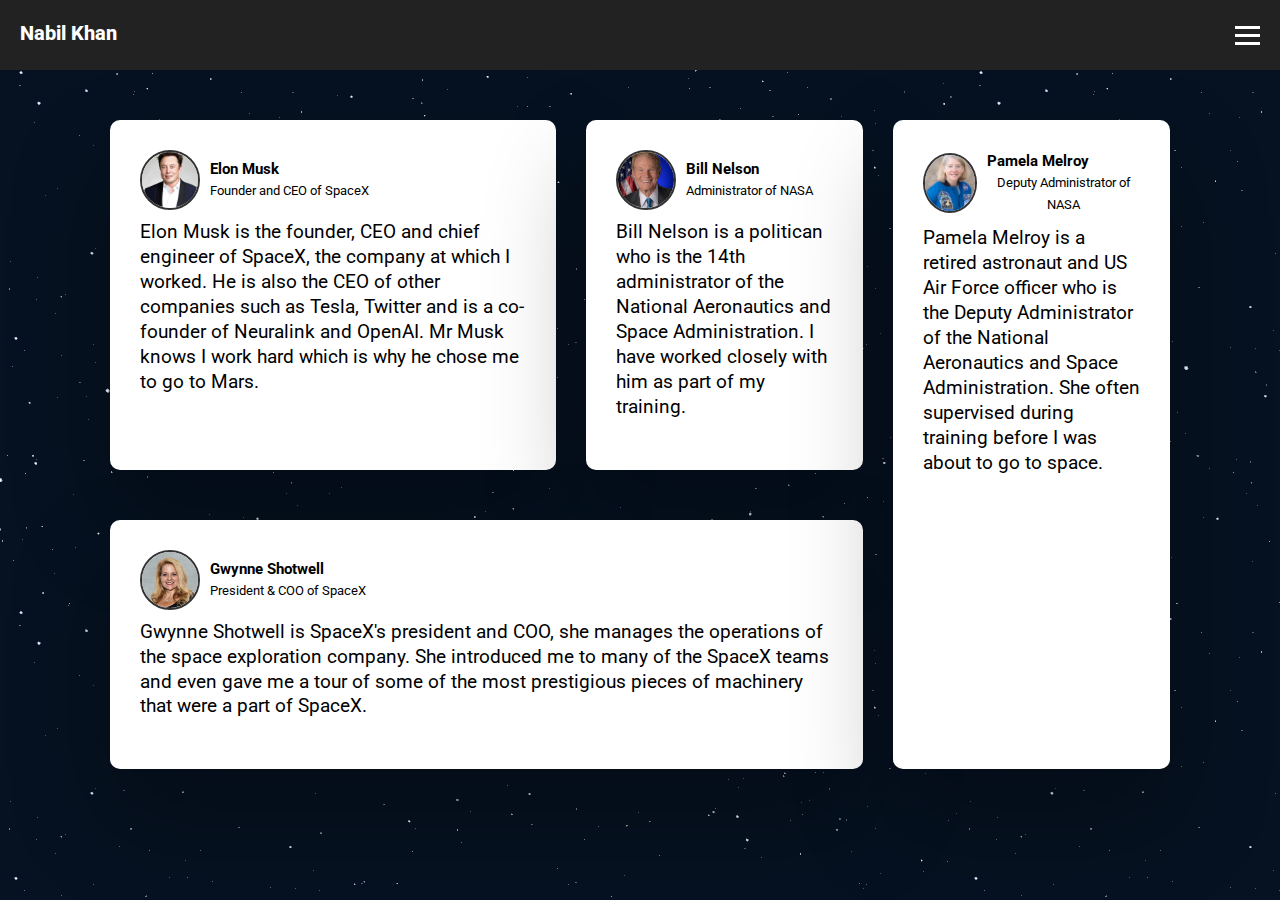
<file: references.html>
<!DOCTYPE html>
<html lang="en">
<head>
    <meta charset="UTF-8">
    <meta http-equiv="X-UA-Compatible" content="IE=edge">
    <meta name="viewport" content="width=device-width, initial-scale=1.0">
    <title>References</title>
    <link rel="stylesheet" href="style.css">
    <link rel="stylesheet" href="nav.css">
    <link rel="stylesheet" href="references.css">
</head>
<body>
    <!-- This is the nav bar, with my name in the top left and then the hamburger
         menu is set up to be on the right with the three options, Home, About
          and References -->
    <!-- I did not write this code below -->
    <header class="header">
        <nav class="nav-bar">
            <div class="logo">
                <a href="index.html">Nabil Khan</a>
            </div>
            <ul class="nav-links">
                <li class="nav-item">
                    <a href="index.html">Home</a>
                </li>
                <li class="nav-item">
                    <a href="about.html">About</a>
                </li>
                <li class="nav-item">
                    <a href="references.html">References</a>
                </li>
            </ul>
            <div class="hamburger">
                <span class="bar"></span>
                <span class="bar"></span>
                <span class="bar"></span>
            </div>
        </nav>
    </header>

    <!-- This div holds all the references which I will be listing on my portfolio,
         it includes their name and their job title, then a short description of how
         I am linked to them. There is an image next to their name and job title.
         The alt tags are for if images do not load. -->
    <!-- I wrote this code below -->
    <div class="references">
        <div class="reference">
            <header class="reference-header">
                <img src="images/elonmusk.jpeg" class="reference-image" alt="Elon Musk">
                <div>
                    <h3>Elon Musk</h3>
                    <p>Founder and CEO of SpaceX</p>
                </div>
            </header>
            <p class="reference-description">
                Elon Musk is the founder, CEO and chief engineer of SpaceX, the company at which I worked. He is also the CEO of other companies such as Tesla, Twitter and is a co-founder of Neuralink and OpenAI. Mr Musk knows I work hard which is why he chose me to go to Mars.
            </p>
        </div>

    <!-- These divs are repeated for each new reference -->
        <!-- next reference -->
        <div class="reference">
            <header class="reference-header">
                <img src="images/billnelson.jpeg" class="reference-image" alt="Bill Nelson">
                <div>
                    <h3>Bill Nelson</h3>
                    <p>Administrator of NASA</p>
                </div>
            </header>
            <p class="reference-description">
                Bill Nelson is a politican who is the 14th administrator of the National Aeronautics and Space Administration. I have worked closely with him as part of my training.
            </p>
        </div>

        <!-- next reference -->
        <div class="reference">
            <header class="reference-header">
                <img src="images/gwynneshotwell.jpeg" class="reference-image" alt="Gwynne Shotwell">
                <div>
                    <h3>Gwynne Shotwell</h3>
                    <p>President & COO of SpaceX</p>
                </div>
            </header>
            <p class="reference-description">
                Gwynne Shotwell is SpaceX's president and COO, she manages the operations of the space exploration company. She introduced me to many of the SpaceX teams and even gave me a tour of some of the most prestigious pieces of machinery that were a part of SpaceX.
            </p>
        </div>

        <!-- next reference -->
        <div class="reference">
            <header class="reference-header">
                <img src="images/pamelamelroy.jpeg" class="reference-image" alt="Pamela Melroy">
                <div>
                    <h3>Pamela Melroy</h3>
                    <p>Deputy Administrator of NASA</p>
                </div>
            </header>
            <p class="reference-description">
                Pamela Melroy is a retired astronaut and US Air Force officer who is the Deputy Administrator of the National Aeronautics and Space Administration. She often supervised during training before I was about to go to space.
            </p>
        </div>
    </div>
    <!-- This closing div belongs to the first div with class references -->
    <script src="index.js"></script>
</body>
</html>
</file>
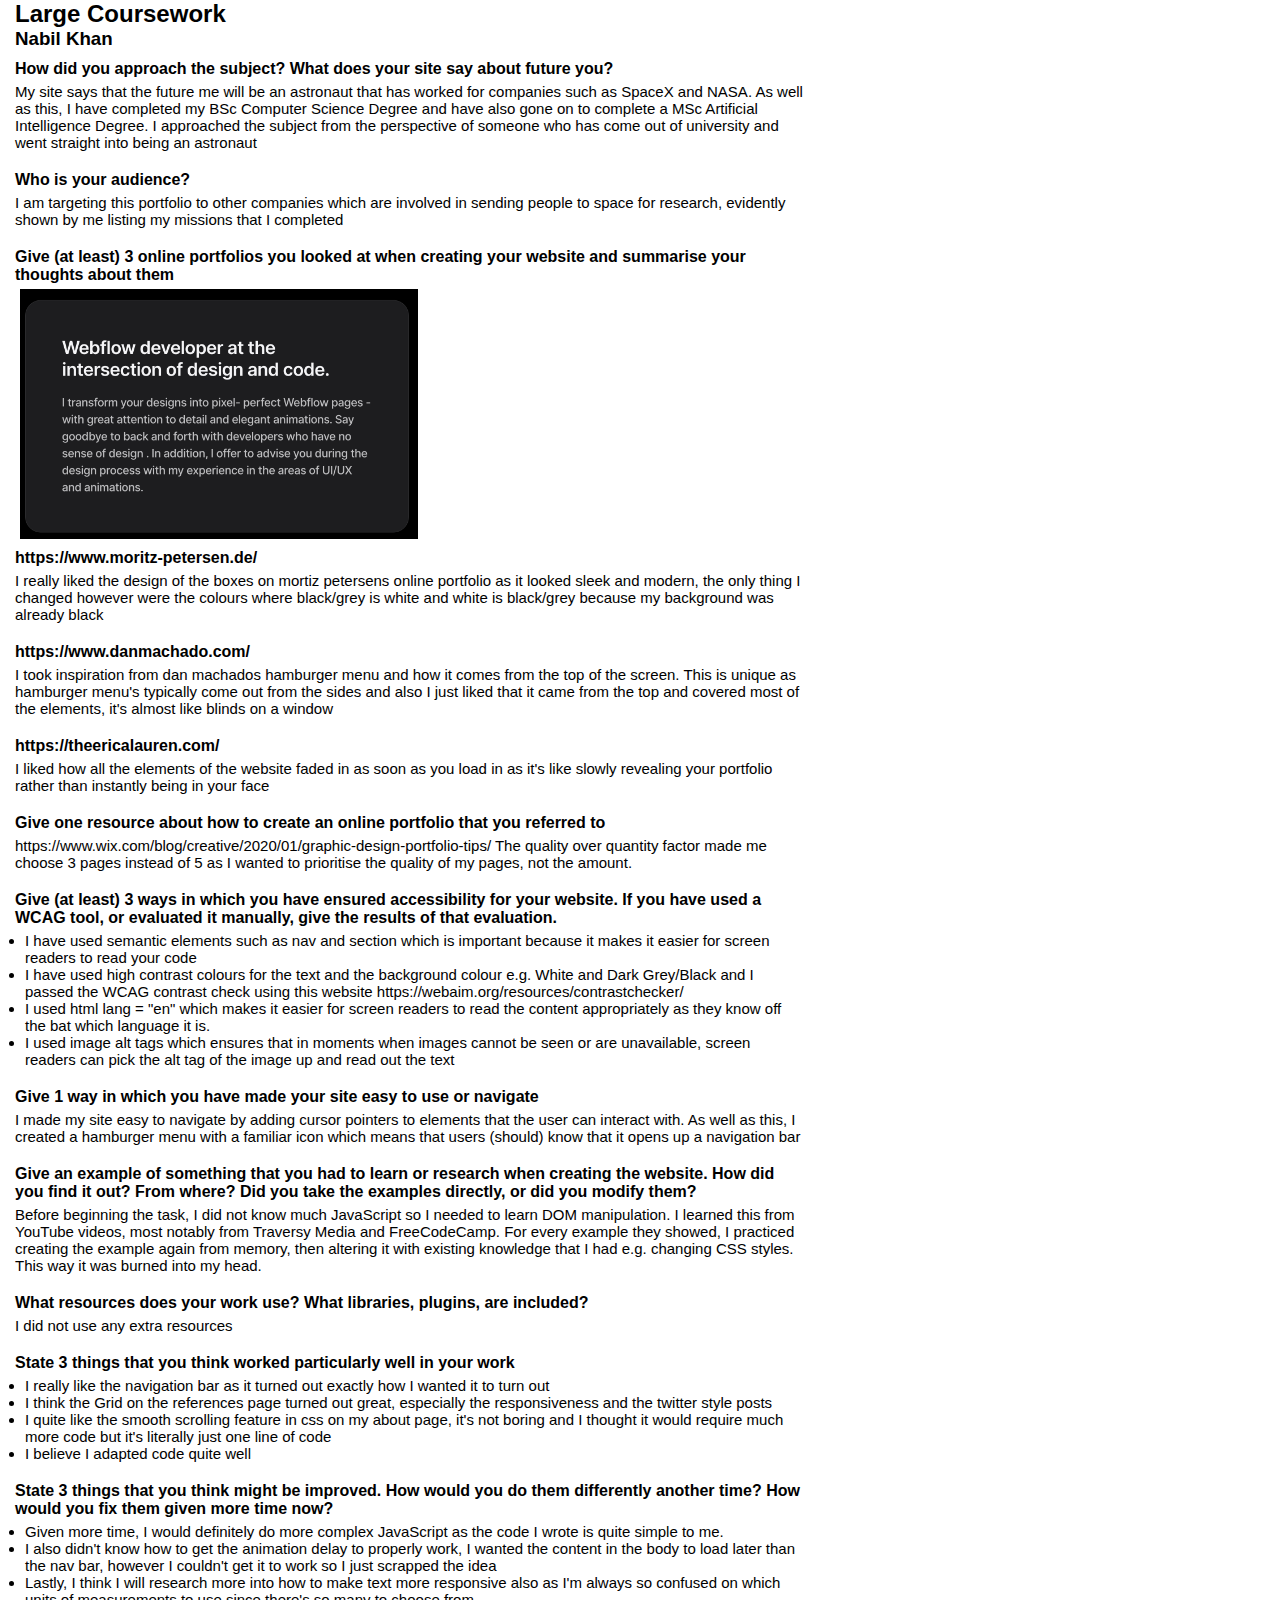
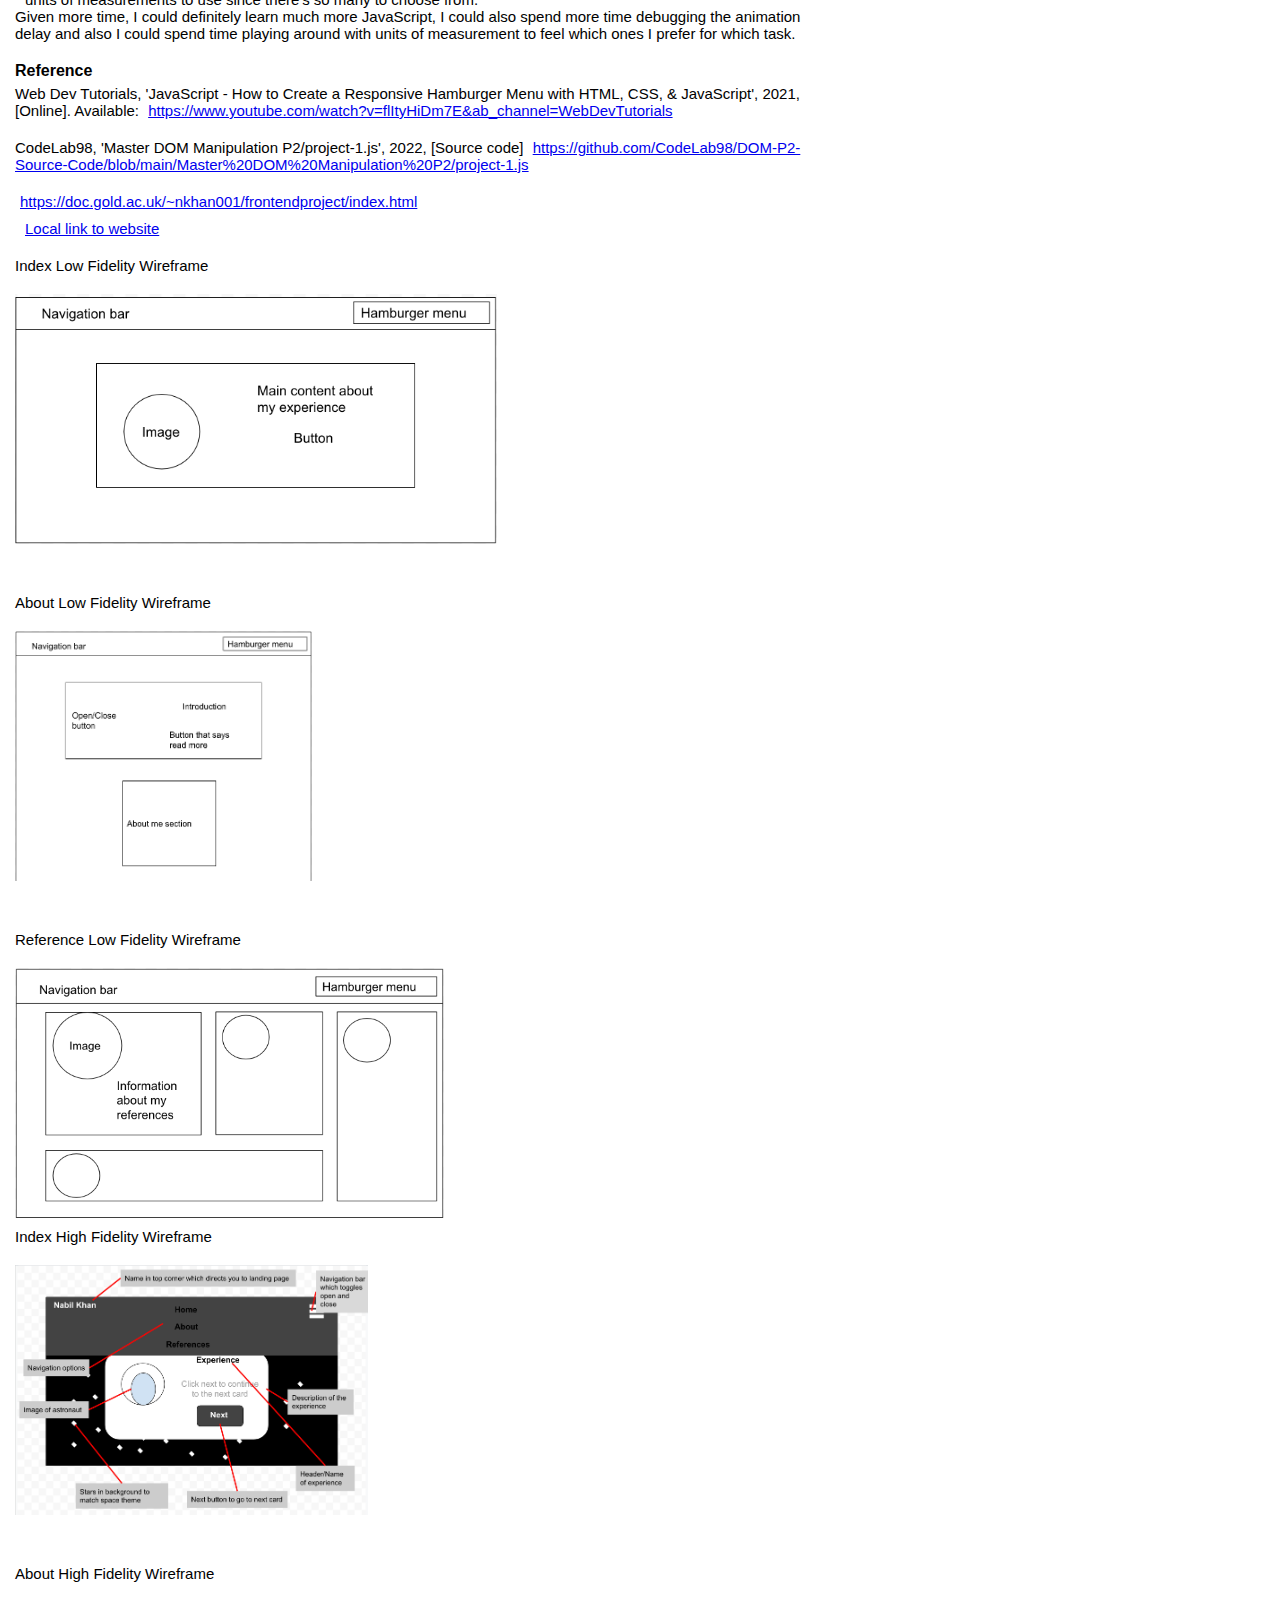
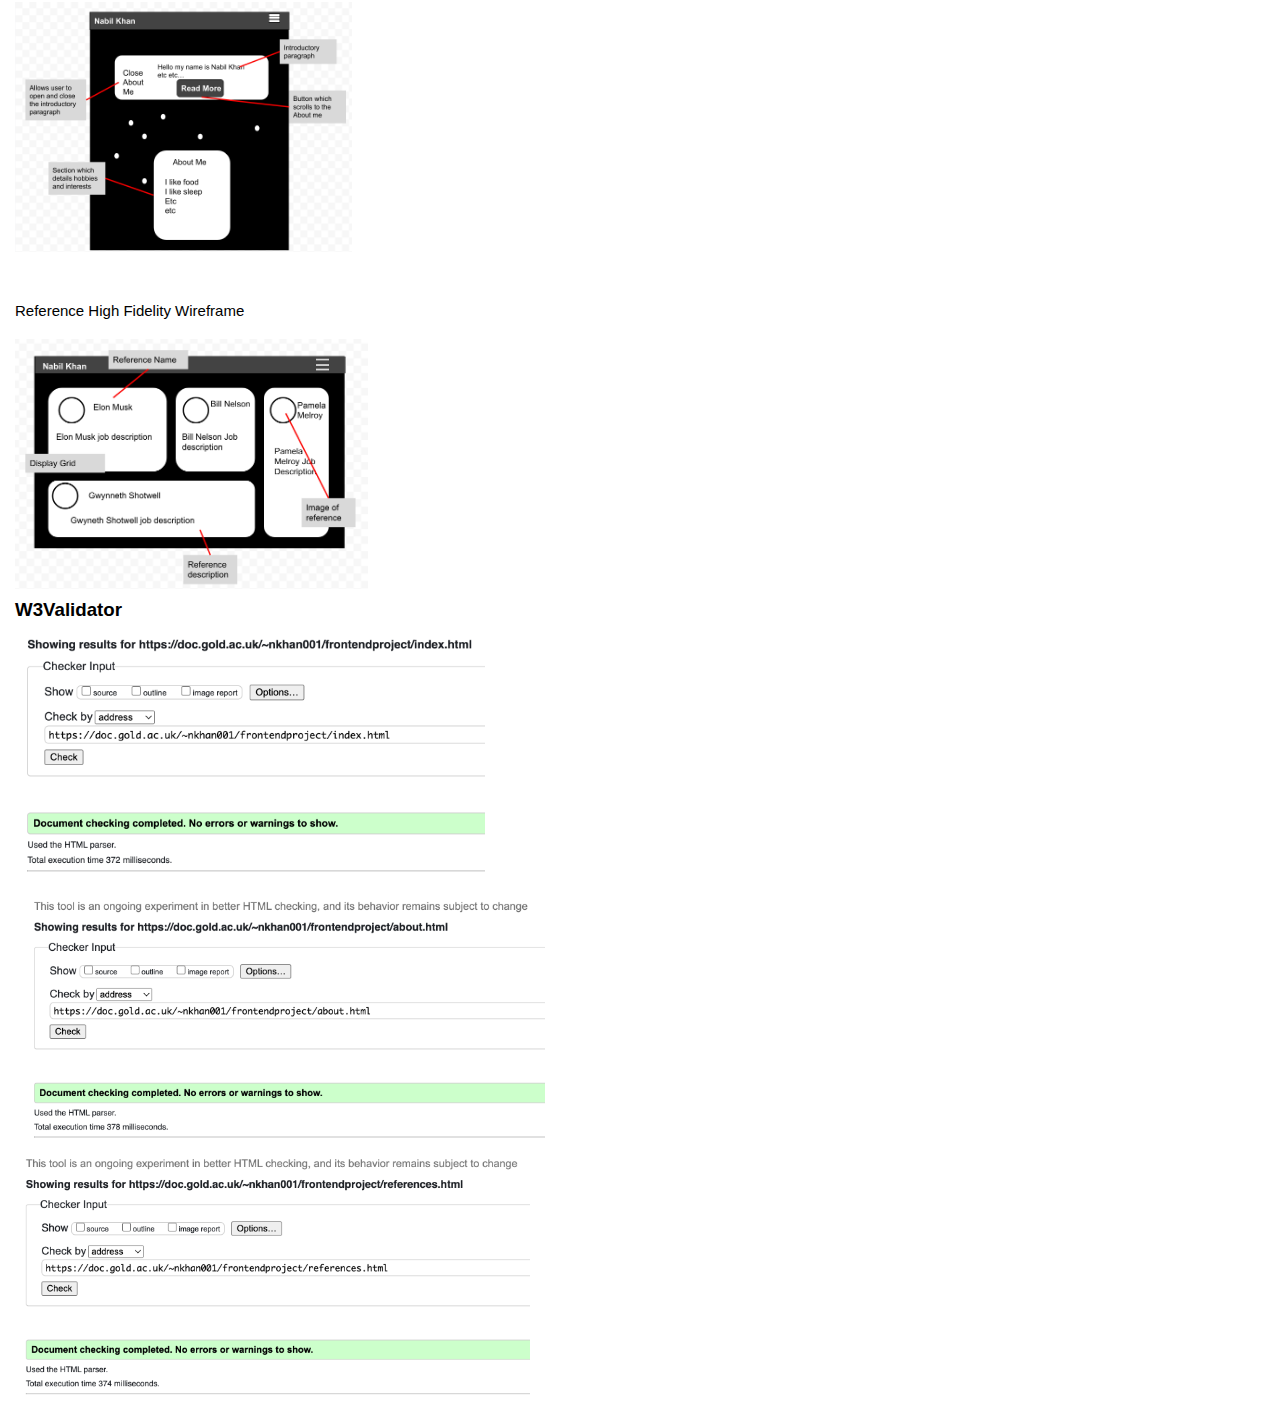
<file: report.html>
<!DOCTYPE html>
<html lang="en">
<head>
    <meta charset="UTF-8">
    <meta http-equiv="X-UA-Compatible" content="IE=edge">
    <meta name="viewport" content="width=device-width, initial-scale=1.0">
    <title>Report</title>
    <style>
        * {
            font-family: Arial, Helvetica, sans-serif;
            max-width: 800px;
            margin: 0;
            padding: 0;
            margin-left: 5px;
        }
        h3{
            margin-bottom: 10px;
        }
        h4 {
            font-weight: 700;
            font-size: 16px;
            margin-bottom: 5px;
        }
        h5 {
            font-size: 15px;
            margin-bottom: 20px;
            font-weight: 400;
        }

        img {
            height: 250px;
            display: block;
            margin-bottom: 10px;
        }
    </style>
</head>
<body>
    <h2>Large Coursework</h2>
    <h3>Nabil Khan</h3>
    <h4>How did you approach the subject? What does your site say about future you?</h4>
    <h5>My site says that the future me will be an astronaut that has worked for companies such as SpaceX and NASA. As well as this, I have completed my BSc Computer Science Degree and have also gone on to complete a MSc Artificial Intelligence Degree. I approached the subject from the perspective of someone who has come out of university and went straight into being an astronaut</h5>

    <h4> Who is your audience? </h4>
    <h5> I am targeting this portfolio to other companies which are involved in sending people to space for research, evidently shown by me listing my missions that I completed</h5>

    <h4>Give (at least) 3 online portfolios you looked at when creating your website and summarise your thoughts about them</h4>
    <h4><img src="images/moritz.png" alt="">https://www.moritz-petersen.de/</h4>
    <h5>I really liked the design of the boxes on mortiz petersens online portfolio as it looked sleek and modern, the only thing I changed however were the colours where black/grey is white and white is black/grey because my background was already black </h5>
    <h4>https://www.danmachado.com/</h4>
    <h5>I took inspiration from dan machados hamburger menu and how it comes from the top of the screen. This is unique as hamburger menu's typically come out from the sides and also I just liked that it came from the top and covered most of the elements, it's almost like blinds on a window</h5>
    <h4>https://theericalauren.com/</h4>
    <h5>I liked how all the elements of the website faded in as soon as you load in as it's like slowly revealing your portfolio rather than instantly being in your face</h5>
    <h4>Give one resource about how to create an online portfolio that you referred to</h4>
    <h5>https://www.wix.com/blog/creative/2020/01/graphic-design-portfolio-tips/
        The quality over quantity factor made me choose 3 pages instead of 5 as I wanted to prioritise the quality of my pages, not the amount.
    </h5>
    <h4>Give (at least) 3 ways in which you have ensured accessibility for your website. If you have used a WCAG tool, or evaluated it manually, give the results of that evaluation.</h4>
    <h5>
        <ul>
            <li>
                I have used semantic elements such as nav and section which is important because it makes it easier for screen readers to read your code
            </li>
            <li>
                I have used high contrast colours for the text and the background colour e.g. White and Dark Grey/Black and I passed the WCAG contrast check using this website https://webaim.org/resources/contrastchecker/
            </li>
            <li>
                I used html lang = "en" which makes it easier for screen readers to read the content appropriately as they know off the bat which language it is.
            </li>
            <li>
                I used image alt tags which ensures that in moments when images cannot be seen or are unavailable, screen readers can pick the alt tag of the image up and read out the text
            </li>
        </ul>
    </h5>

    <h4>Give 1 way in which you have made your site easy to use or navigate</h4>
    <h5>I made my site easy to navigate by adding cursor pointers to elements that the user can interact with. As well as this, I created a hamburger menu with a familiar icon which means that users (should) know that it opens up a navigation bar</h5>

    <h4>Give an example of something that you had to learn or research when creating the website. How did you find it out? From where? Did you take the examples directly, or did you modify them?</h4>
    <h5>Before beginning the task, I did not know much JavaScript so I needed to learn DOM manipulation. I learned this from YouTube videos, most notably from Traversy Media and FreeCodeCamp. For every example they showed, I practiced creating the example again from memory, then altering it with existing knowledge that I had e.g. changing CSS styles. This way it was burned into my head.</h5>

    <h4>What resources does your work use? What libraries, plugins, are included?</h4>
    <h5>I did not use any extra resources</h5>

    <h4>State 3 things that you think worked particularly well in your work</h4>
    <h5>
        <ul>
            <li>I really like the navigation bar as it turned out exactly how I wanted it to turn out</li>
            <li>I think the Grid on the references page turned out great, especially the responsiveness and the twitter style posts</li>
            <li>I quite like the smooth scrolling feature in css on my about page, it's not boring and I thought it would require much more code but it's literally just one line of code</li>
            <li>I believe I adapted code quite well</li>
        </ul>
    </h5>

    <h4>State 3 things that you think might be improved. How would you do them differently another time? How would you fix them given more time now?</h4>
    <h5>
        <ul>
            <li>Given more time, I would definitely do more complex JavaScript as the code I wrote is quite simple to me.</li>
            <li>I also didn't know how to get the animation delay to properly work, I wanted the content in the body to load later than the nav bar, however I couldn't get it to work so I just scrapped the idea</li>
            <li>Lastly, I think I will research more into how to make text more responsive also as I'm always so confused on which units of measurements to use since there's so many to choose from.</li>
        </ul>
        Given more time, I could definitely learn much more JavaScript, I could also spend more time debugging the animation delay and also I could spend time playing around with units of measurement to feel which ones I prefer for which task.
    </h5>
    <h4>Reference</h4>
    <h5>
        Web Dev Tutorials, 'JavaScript - How to Create a Responsive Hamburger Menu with HTML, CSS, & JavaScript', 2021, [Online]. Available: 
        <a href="https://www.youtube.com/watch?v=flItyHiDm7E&ab_channel=WebDevTutorials">
            https://www.youtube.com/watch?v=flItyHiDm7E&ab_channel=WebDevTutorials
        </a>
    </h5>

    <h5>
        CodeLab98, 'Master DOM Manipulation P2/project-1.js', 2022, [Source code] 
        <a href="https://github.com/CodeLab98/DOM-P2-Source-Code/blob/main/Master%20DOM%20Manipulation%20P2/project-1.js">
            https://github.com/CodeLab98/DOM-P2-Source-Code/blob/main/Master%20DOM%20Manipulation%20P2/project-1.js
        </a>
    </h5>
    
    <h4></h4>
    <h5>
        <a href="https://doc.gold.ac.uk/~nkhan001/frontendproject/index.html">
        https://doc.gold.ac.uk/~nkhan001/frontendproject/index.html
        </a>
        <p style="margin-top: 10px;"><a href="index.html">Local link to website</a></p>
    </h5>

    <h5>Index Low Fidelity Wireframe</h5>
    <img src="images/index-lf-wireframe.png" alt="">
    <h5 style="margin-top: 50px;">About Low Fidelity Wireframe</h5>
    <img src="images/about-lf-wireframe.png" alt="">
    <h5 style="margin-top: 50px;">Reference Low Fidelity Wireframe</h5>
    <img src="images/reference-lf-wireframe.png" alt="">

    <h5>Index High Fidelity Wireframe</h5>
    <img src="images/index-hf-wireframe.png" alt="">
    <h5 style="margin-top: 50px;">About High Fidelity Wireframe</h5>
    <img src="images/about-hf-wireframe.png" alt="">
    <h5 style="margin-top: 50px;">Reference High Fidelity Wireframe</h5>
    <img src="images/reference-hf-wireframe.png" alt="">

    <h3>W3Validator</h3>

    <img src="images/validindex.png" alt="">
    <img src="images/validabout.png" alt="">
    <img src="images/validreferences.png" alt="">
</body>
</html>
</file>
<file: style.css>
@import url('https://fonts.googleapis.com/css2?family=Roboto:wght@400;500;700&display=swap');

* {
    box-sizing: border-box;
    margin: 0;
    padding: 0;
    font-family: 'Roboto', Arial, Helvetica, sans-serif;
}

body {
    background-image: url('images/space.png');
    display: flex;
    align-items: center;
    justify-content: center;
    height: 100vh;
    text-align: center;
    animation: fade 2s;
}

/* I wrote this code by myself */

/* This stylesheet contains all the general styles that I want all my html files to contain. First I import a font from fonts.google.com then i reset the margin and the padding. Then I set box-sizing border box so that it takes margin and padding into account when specifying the width or height */

/* In the body, I set the background image which is just space with the stars as the my portfolio is based on me being an astronaut, then everything in the body is centred and an animation is set so that all elements fade when loaded into */
</file>
<file: nav.css>
/* Styling the header, making it fixed so that it stays on the screen
even when the user scrolls */

/* I wrote this code by myself */
.header {
    background-color: #222;
    position: fixed;
    width: 100%;
    animation: fade .7s;
    position: fixed;
    top: 0%;
    z-index: 1;
}

/* Header will fade in when the website loads */
/* I wrote this code by myself */
@keyframes fade{
    0% {opacity: 0;}
    100% {opacity: 1;}
}

/* styles logo in top left, removes underline and makes text bigger */
/* I did not write this */
.logo a{
    color: white;
    font-weight: 800;
    font-size: 20px;
    text-decoration: none;
    padding-left: 20px;
}

/* makes logo be on left and nav links on the right, sets height of header */
/* I did not write this */
.nav-bar {
    position: relative;
    display: flex;
    justify-content: space-between;
    align-items: center;
    min-height: 70px;
}

/* removes bullet points */
/* I did not write this */
.nav-item {
    list-style: none;
    margin: 60px 0;
    font-size: 25px;
}

/* makes links white and removes bullet points, removes underline */
/* I wrote this */
.nav-item a{
    color: white;
    text-decoration: none;
}

/* When hovering over options, colour is blue */
/* I did not write this */
.nav-item a:hover {
    color: steelblue;
}

/* Makes it so that the bars are stacked on top of each other */
.hamburger {
    display: block; /* I did not write this */

    /* I wrote this code by myself */
    cursor: pointer;
    z-index: 100;
    padding-right: 20px;
}

/* I did not write this code */
/* Draws the bars */
.bar {
    display: block;
    width: 25px;
    height: 3px;
    margin: 5px auto;
    background-color: white;
}

.nav-links {
    /* Arranges the options in a column */
    display: flex;
    flex-direction: column;

    /* Makes it stay on top of screen */
    position: fixed;
    top: 0%;
    
    /* I wrote this code by myself
    Hides the nav bar at the top */
    top: -100%;
    background-color: #111;

    /* nav bar covers 60% of top, and goes from left side to 
    right side of the window, text is centered and it takes 
    0.8 seconds to come out/ go back in */
    height: 60%;
    width: 100%;
    text-align: center;
    transition: all 0.8s;
    z-index: 100;
}

/* I wrote this code by myself */
/* Brings out the nav if it has the active role, adds shadow to the other elements */
.nav-links.active {
    top: 0%;
    box-shadow: 0 0 0 max(100vh, 100vw) rgba(0, 0, 0, 0.7);
}

/* I wrote this code by myself */
@media(max-width: 768px){
    /* adds responsiveness, makes the font smaller when smaller screen */
    .nav-item {
        font-size: 15px;
    }
}
</file>
<file: references.css>
* {
    box-sizing: border-box;
    margin: 0;
    padding: 0;
}

body{
    background-color: #edf2f8;
    font-family: Arial, Helvetica, sans-serif;
    line-height: 1.7em;
    font-size: 13px;
}
/* I wrote this code */
/* sets the maximum width which the grid can't be wider than ,
creates a grid with 4 columns and a gap of 30px. z-index of -1 so that
it does not show in front of the nav bar*/
.references {
    max-width: 1100px;
    margin: 100px auto;
    padding: 20px;
    display: grid;
    grid-template-columns: 1fr 2fr 2fr 2fr;
    gap: 30px;
    position: absolute;
    top: 0%;
    z-index: -1;
}

/* The card in which the reference is on is being styled here,
box-shadow is used to make it look 3D and border radius makes it rounded */
.reference {
    background-color: white;
    border-radius: 10px;
    padding: 30px;
    box-shadow: 0 48px 100px rgba(0,0,0,0.3);
    margin-bottom: 20px;
}

/* The header contains an image which is next to a paragraph and 
a h3 tag and they are displayed side by side*/
.reference-header {
    display: flex;
    align-items: center;
    margin-bottom: 10px;
}

/* This targets the h3 element in the header and aligns the text
to the left */
.reference-header h3 {
    font-size: 15px;
    text-align: left;
}

/* Creates a border around an image, makes the picture circular */
.reference-image {
    width: 60px;
    height: 60px;
    border-radius: 50%;
    margin-right: 10px;
    border: 2px solid #333;
    object-fit: cover;
}

/* No longer bold text, 1.2rem = 1.2 root element */
.reference-description {
    font-size: 1.2rem;
    font-weight: 400;
    line-height: 1.3;
    margin-bottom: 20px;
    text-align:left;
}

/* This spans the columns, these are pseudoselectors which
basically select the 1st child, or the first element which is in reference  */
.reference:nth-of-type(1){
    grid-column: 1/3;
    /* spans from column 1 to 3 */
}

.reference:nth-of-type(3){
    grid-column: 1/4;
    grid-row: 2/3;
    /* spans from column 1 to 4 and from row 2 to 3 */
}

.reference:nth-of-type(4){
    grid-column: 4/5;
    grid-row: 1/3;
    /* spans from column 4 to 5 and from row 1 to 3 */
}

/* allows for responsive design */
@media(max-width: 768px){

    /* now the profile picture and the name are displayed on top of each other
    and also they are aligned in the center not the left */
    .reference-header {
        flex-direction: column;
        align-items: center;
        justify-content: center;
    }
    /* This targets the h3 element and changes text alignment */
    .reference-header h3{
        text-align: center;
    }
    .reference-description {
        text-align: center;
    }

    /* This changes all the grid columns to 1fr so they are all the same size,
    now all of the references will have their own line and have a seperate row */
    .references {
        grid-template-columns: 1fr;
        width: 100%;
    }

    .reference:nth-of-type(1){
        grid-column: 1;
    }
    
    .reference:nth-of-type(3){
        grid-column: 1;
        grid-row: 3;
    }
    
    .reference:nth-of-type(4){
        grid-column: 1;
        grid-row: 4;
    }
}
</file>
